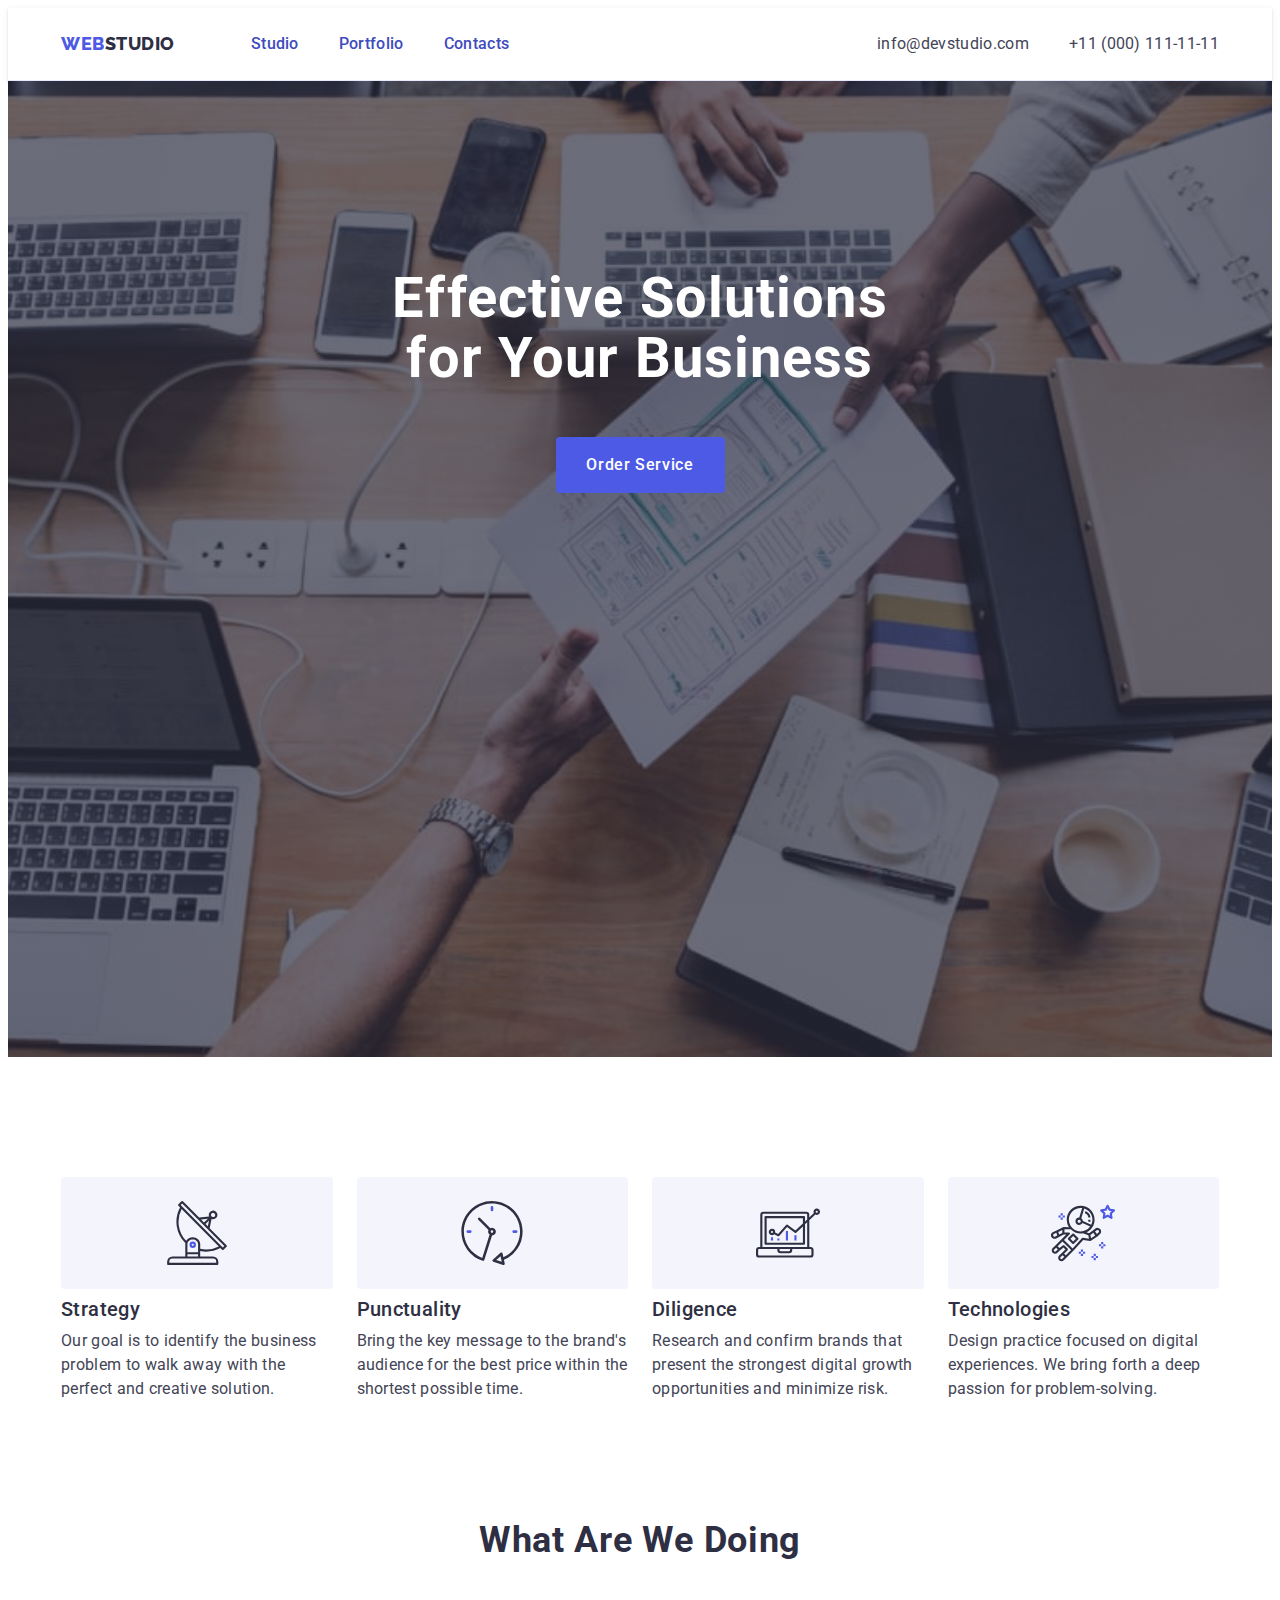
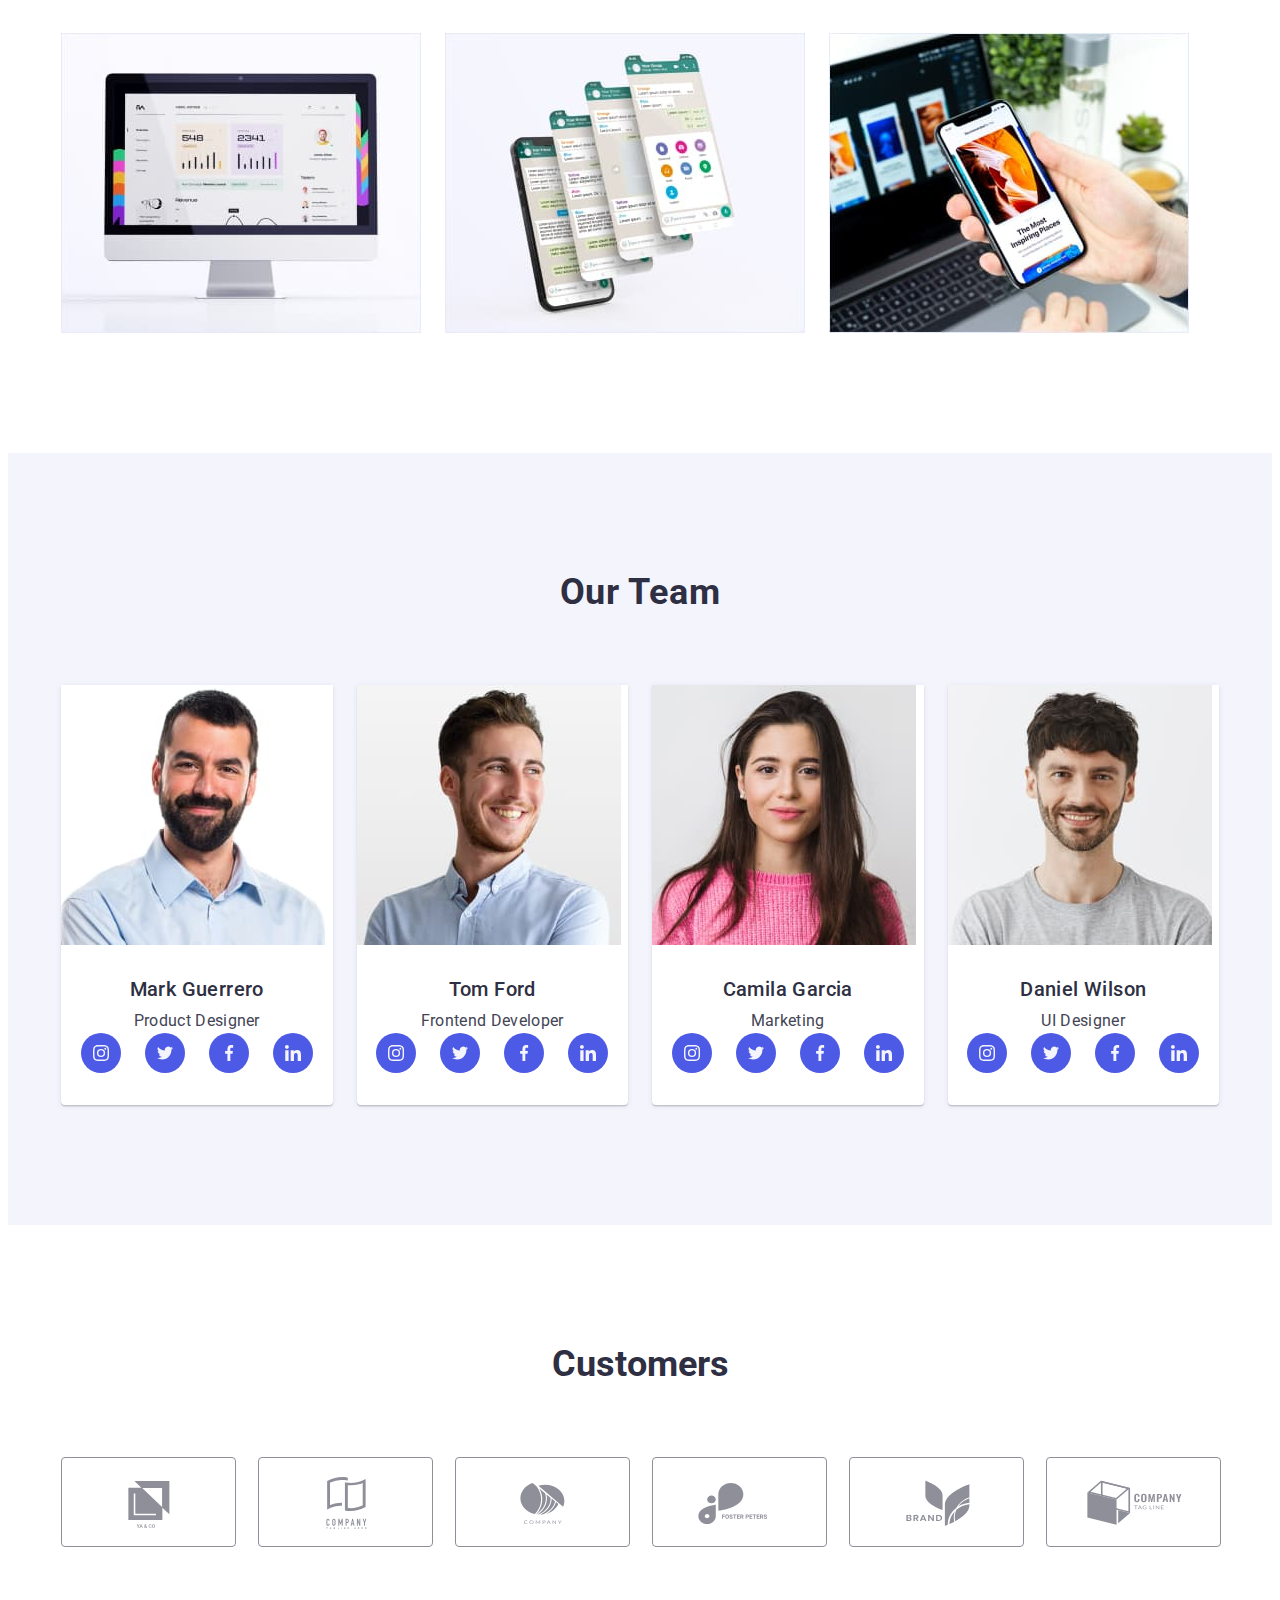
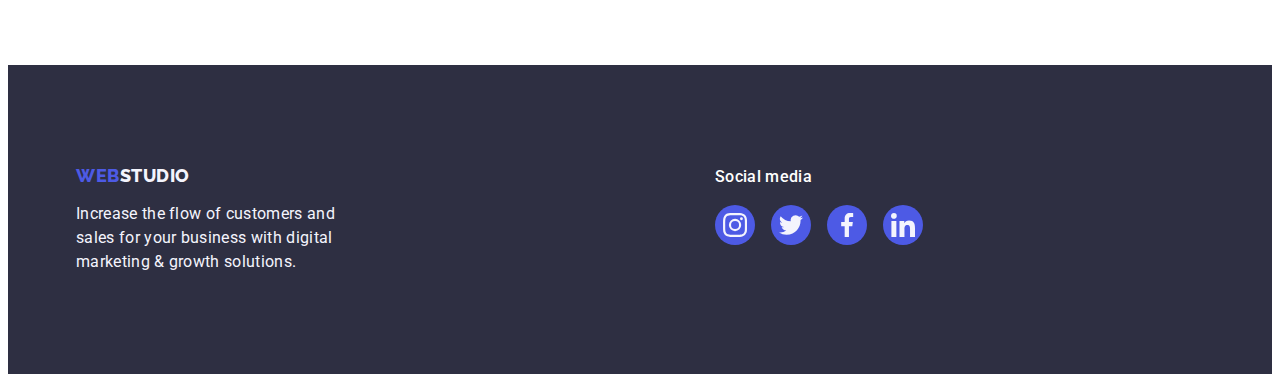
<file: index.html>
<!DOCTYPE html>
<html lang="en">
  <head>
    <meta charset="UTF-8" />
    <meta name="viewport" content="width=device-width, initial-scale=1.0" />
    <title>WebStudio</title>
    <link
      rel="stylesheet"
      href="https://cdnjs.cloudflare.com/ajax/libs/modern-normalize/2.0.0/modern-normalize.min.css"
      integrity="sha512-4xo8blKMVCiXpTaLzQSLSw3KFOVPWhm/TRtuPVc4WG6kUgjH6J03IBuG7JZPkcWMxJ5huwaBpOpnwYElP/m6wg=="
      crossorigin="anonymous"
      referrerpolicy="no-referrer"
    />
    <link rel="stylesheet" href="./css/styles.css" />
    <link rel="stylesheet" href="./css/styles.css" />
    <link rel="preconnect" href="https://fonts.googleapis.com" />
    <link rel="preconnect" href="https://fonts.gstatic.com" crossorigin />
    <link
      href="https://fonts.googleapis.com/css2?family=Raleway:wght@800&family=Roboto:wght@400;500;700;900&display=swap"
      rel="stylesheet"
    />
  </head>
  <body>
    <header class="header-main">
      <div class="header-main-div container">
        <nav class="header-nav">
          <a class="link-logo link" href="./index.html"
            >Web<span class="logo-accent">Studio</span></a
          >
          <ul class="header-nav-list list">
            <li>
              <a class="header-nav-link link" href="./index.html">Studio</a>
            </li>
            <li>
              <a class="header-nav-link link" href="./portfolio.html"
                >Portfolio</a
              >
            </li>
            <li>
              <a class="header-nav-link link" href="">Contacts</a>
            </li>
          </ul>
        </nav>
        <address class="header-address">
          <ul class="header-address-list list">
            <li>
              <a
                class="header-address-link link"
                href="mailto:info@devstudio.com"
                >info@devstudio.com</a
              >
            </li>
            <li>
              <a class="header-address-link link" href="tel:+110001111111"
                >+11 (000) 111-11-11</a
              >
            </li>
          </ul>
        </address>
      </div>
    </header>
    <main>
      <!--hero-image-->
      <section class="section-hero">
        <div class="container">
          <h1 class="section-hero-title">
            Effective Solutions for Your Business
          </h1>
          <button class="section-hero-button" data-modal-open>
            Order Service
          </button>
        </div>
      </section>
      <!--features-->
      <section class="section-features">
        <div class="container">
          <h2 class="section-features-title">Features</h2>
          <ul class="features-list list">
            <li class="features-list-item">
              <div class="features-thumb">
                <svg width="64" height="64">
                  <use href="./images/icons.svg#icon-antenna"></use>
                </svg>
              </div>
              <h3 class="features-subtitle">Strategy</h3>
              <p class="features-paragraph">
                Our goal is to identify the business problem to walk away with
                the perfect and creative solution.
              </p>
            </li>
            <li class="features-list-item">
              <div class="features-thumb">
                <svg width="64" height="64">
                  <use href="./images/icons.svg#icon-clock"></use>
                </svg>
              </div>
              <h3 class="features-subtitle">Punctuality</h3>
              <p class="features-paragraph">
                Bring the key message to the brand's audience for the best price
                within the shortest possible time.
              </p>
            </li>
            <li class="features-list-item">
              <div class="features-thumb">
                <svg width="64" height="64">
                  <use href="./images/icons.svg#icon-diagram"></use>
                </svg>
              </div>
              <h3 class="features-subtitle">Diligence</h3>
              <p class="features-paragraph">
                Research and confirm brands that present the strongest digital
                growth opportunities and minimize risk.
              </p>
            </li>
            <li class="features-list-item">
              <div class="features-thumb">
                <svg width="64" height="64">
                  <use href="./images/icons.svg#icon-astronaut"></use>
                </svg>
              </div>
              <h3 class="features-subtitle">Technologies</h3>
              <p class="features-paragraph">
                Design practice focused on digital experiences. We bring forth a
                deep passion for problem-solving.
              </p>
            </li>
          </ul>
        </div>
      </section>
      <!--what-are-we-doing-->
      <section class="we-doing">
        <div class="container">
          <h2 class="section-we-doing-title">What are we doing</h2>
          <ul class="we-doing-list list">
            <li class="we-doing-list-item">
              <img
                src="./images/we-doing/screen.jpg"
                alt="computer screen"
                width="360"
                height="300"
              />
            </li>
            <li class="we-doing-list-item">
              <img
                src="./images/we-doing/app.jpg"
                alt="smartphone with an open massager and four layers open on it"
                width="360"
                height="300"
              />
            </li>
            <li class="we-doing-list-item">
              <img
                src="./images/we-doing/smartphone-in-hand.jpg"
                alt="smartphone with the open messenger in man's hand"
                width="360"
                height="300"
              />
            </li>
          </ul>
        </div>
      </section>
      <!--our-team-->
      <section class="section-team">
        <div class="container">
          <h2 class="section-team-title">Our Team</h2>
          <ul class="section-team-list list">
            <li class="section-team-item">
              <img
                src="./images/our-team/mark-guerrero.jpg"
                alt="photo of team member Mark Guerrero"
                width="264"
                height="260"
              />
              <div class="team-member-item">
                <h3 class="section-team-subtitle">Mark Guerrero</h3>
                <p class="section-team-paragraph">Product Designer</p>
                <ul class="social-links-team list">
                  <li class="social-links-team-item">
                    <a
                      class="sicial-links-image-team"
                      href="https://www.instagram.com/"
                      target="_blank"
                      rel="noopener noreferrer"
                      aria-label="Instagram icon"
                    >
                      <svg class="social-links-svg" width="16" height="16">
                        <use href="./images/icons.svg#icon-instagram"></use>
                      </svg>
                    </a>
                  </li>
                  <li class="social-links-team-item">
                    <a
                      class="sicial-links-image-team"
                      href="https://twitter.com/"
                      target="_blank"
                      rel="noopener noreferrer"
                      aria-label="Instagram icon"
                    >
                      <svg class="social-links-svg" width="16" height="16">
                        <use href="./images/icons.svg#icon-twitter"></use>
                      </svg>
                    </a>
                  </li>
                  <li class="social-links-team-item">
                    <a
                      class="sicial-links-image-team"
                      href="https://www.facebook.com/"
                      target="_blank"
                      rel="noopener noreferrer"
                      aria-label="Instagram icon"
                    >
                      <svg class="social-links-svg" width="16" height="16">
                        <use href="./images/icons.svg#icon-facebook"></use>
                      </svg>
                    </a>
                  </li>
                  <li class="social-links-team-item">
                    <a
                      class="sicial-links-image-team"
                      href="https://www.linkedin.com/"
                      target="_blank"
                      rel="noopener noreferrer"
                      aria-label="Instagram icon"
                    >
                      <svg class="social-links-svg" width="16" height="16">
                        <use href="./images/icons.svg#icon-linkedin"></use>
                      </svg>
                    </a>
                  </li>
                </ul>
              </div>
            </li>
            <li class="section-team-item">
              <img
                src="./images/our-team/tom-ford.jpg"
                alt="photo of team member Tom Ford"
                width="264"
                height="260"
              />
              <div class="team-member-item">
                <h3 class="section-team-subtitle">Tom Ford</h3>
                <p class="section-team-paragraph">Frontend Developer</p>
                <ul class="social-links-team list">
                  <li class="social-links-team-item">
                    <a
                      class="sicial-links-image-team"
                      href="https://www.instagram.com/"
                      target="_blank"
                      rel="noopener noreferrer"
                      aria-label="Instagram icon"
                    >
                      <svg class="social-links-svg" width="16" height="16">
                        <use href="./images/icons.svg#icon-instagram"></use>
                      </svg>
                    </a>
                  </li>
                  <li class="social-links-team-item">
                    <a
                      class="sicial-links-image-team"
                      href="https://twitter.com/"
                      target="_blank"
                      rel="noopener noreferrer"
                      aria-label="Instagram icon"
                    >
                      <svg class="social-links-svg" width="16" height="16">
                        <use href="./images/icons.svg#icon-twitter"></use>
                      </svg>
                    </a>
                  </li>
                  <li class="social-links-team-item">
                    <a
                      class="sicial-links-image-team"
                      href="https://www.facebook.com/"
                      target="_blank"
                      rel="noopener noreferrer"
                      aria-label="Instagram icon"
                    >
                      <svg class="social-links-svg" width="16" height="16">
                        <use href="./images/icons.svg#icon-facebook"></use>
                      </svg>
                    </a>
                  </li>
                  <li class="social-links-team-item">
                    <a
                      class="sicial-links-image-team"
                      href="https://www.linkedin.com/"
                      target="_blank"
                      rel="noopener noreferrer"
                      aria-label="Instagram icon"
                    >
                      <svg class="social-links-svg" width="16" height="16">
                        <use href="./images/icons.svg#icon-linkedin"></use>
                      </svg>
                    </a>
                  </li>
                </ul>
              </div>
            </li>
            <li class="section-team-item">
              <img
                src="./images/our-team/camila-garcia.jpg"
                alt="photo of team member Camila Garcia"
                width="264"
                height="260"
              />
              <div class="team-member-item">
                <h3 class="section-team-subtitle">Camila Garcia</h3>
                <p class="section-team-paragraph">Marketing</p>
                <ul class="social-links-team list">
                  <li class="social-links-team-item">
                    <a
                      class="sicial-links-image-team"
                      href="https://www.instagram.com/"
                      target="_blank"
                      rel="noopener noreferrer"
                      aria-label="Instagram icon"
                    >
                      <svg class="social-links-svg" width="16" height="16">
                        <use href="./images/icons.svg#icon-instagram"></use>
                      </svg>
                    </a>
                  </li>
                  <li class="social-links-team-item">
                    <a
                      class="sicial-links-image-team"
                      href="https://twitter.com/"
                      target="_blank"
                      rel="noopener noreferrer"
                      aria-label="Instagram icon"
                    >
                      <svg class="social-links-svg" width="16" height="16">
                        <use href="./images/icons.svg#icon-twitter"></use>
                      </svg>
                    </a>
                  </li>
                  <li class="social-links-team-item">
                    <a
                      class="sicial-links-image-team"
                      href="https://www.facebook.com/"
                      target="_blank"
                      rel="noopener noreferrer"
                      aria-label="Instagram icon"
                    >
                      <svg class="social-links-svg" width="16" height="16">
                        <use href="./images/icons.svg#icon-facebook"></use>
                      </svg>
                    </a>
                  </li>
                  <li class="social-links-team-item">
                    <a
                      class="sicial-links-image-team"
                      href="https://www.linkedin.com/"
                      target="_blank"
                      rel="noopener noreferrer"
                      aria-label="Instagram icon"
                    >
                      <svg class="social-links-svg" width="16" height="16">
                        <use href="./images/icons.svg#icon-linkedin"></use>
                      </svg>
                    </a>
                  </li>
                </ul>
              </div>
            </li>
            <li class="section-team-item">
              <img
                src="./images/our-team/daniel-wilson.jpg"
                alt="photo of team member Daniel Wilson"
                width="264"
                height="260"
              />
              <div class="team-member-item">
                <h3 class="section-team-subtitle">Daniel Wilson</h3>
                <p class="section-team-paragraph">UI Designer</p>
                <ul class="social-links-team list">
                  <li class="social-links-team-item">
                    <a
                      class="sicial-links-image-team"
                      href="https://www.instagram.com/"
                      target="_blank"
                      rel="noopener noreferrer"
                      aria-label="Instagram icon"
                    >
                      <svg class="social-links-svg" width="16" height="16">
                        <use href="./images/icons.svg#icon-instagram"></use>
                      </svg>
                    </a>
                  </li>
                  <li class="social-links-team-item">
                    <a
                      class="sicial-links-image-team"
                      href="https://twitter.com/"
                      target="_blank"
                      rel="noopener noreferrer"
                      aria-label="Instagram icon"
                    >
                      <svg class="social-links-svg" width="16" height="16">
                        <use href="./images/icons.svg#icon-twitter"></use>
                      </svg>
                    </a>
                  </li>
                  <li class="social-links-team-item">
                    <a
                      class="sicial-links-image-team"
                      href="https://www.facebook.com/"
                      target="_blank"
                      rel="noopener noreferrer"
                      aria-label="Instagram icon"
                    >
                      <svg class="social-links-svg" width="16" height="16">
                        <use href="./images/icons.svg#icon-facebook"></use>
                      </svg>
                    </a>
                  </li>
                  <li class="social-links-team-item">
                    <a
                      class="sicial-links-image-team"
                      href="https://www.linkedin.com/"
                      target="_blank"
                      rel="noopener noreferrer"
                      aria-label="Instagram icon"
                    >
                      <svg class="social-links-svg" width="16" height="16">
                        <use href="./images/icons.svg#icon-linkedin"></use>
                      </svg>
                    </a>
                  </li>
                </ul>
              </div>
            </li>
          </ul>
        </div>
      </section>
      <section class="customers">
        <div class="container">
          <h2 class="customers-title">Customers</h2>
          <ul class="customers-list list">
            <li class="customers-list-item">
              <a class="customers-item-link link" href="">
                <svg class="customer-item-svg" width="104" height="56">
                  <use href="./images/icons.svg#icon-client-1"></use>
                </svg>
              </a>
            </li>
            <li class="customers-list-item">
              <a class="customers-item-link link" href="">
                <svg class="customer-item-svg" width="104" height="56">
                  <use href="./images/icons.svg#icon-client-2"></use>
                </svg>
              </a>
            </li>
            <li class="customers-list-item">
              <a class="customers-item-link link" href="">
                <svg class="customer-item-svg" width="104" height="56">
                  <use href="./images/icons.svg#icon-client-3"></use>
                </svg>
              </a>
            </li>
            <li class="customers-list-item">
              <a class="customers-item-link link" href="">
                <svg class="customer-item-svg" width="104" height="56">
                  <use href="./images/icons.svg#icon-client-4"></use>
                </svg>
              </a>
            </li>
            <li class="customers-list-item">
              <a class="customers-item-link link" href="">
                <svg class="customer-item-svg" width="104" height="56">
                  <use href="./images/icons.svg#icon-client-5"></use>
                </svg>
              </a>
            </li>
            <li class="customers-list-item">
              <a class="customers-item-link link" href="">
                <svg class="customer-item-svg" width="104" height="56">
                  <use href="./images/icons.svg#icon-client-6"></use>
                </svg>
              </a>
            </li>
          </ul>
        </div>
      </section>
    </main>
    <footer class="footer">
      <div class="footer-main-div container">
        <div class="footer-container container">
          <a class="link-logo-footer link" href="./index.html"
            >Web<span class="logo-accent-footer">Studio</span></a
          >
          <p class="footer-paragraph">
            Increase the flow of customers and sales for your business with
            digital marketing & growth solutions.
          </p>
        </div>
        <div class="container">
          <p class="footer-social-media">Social media</p>
          <ul class="footer-social-media-list list">
            <li class="footer-social-media-item">
              <a class="footer-social-media-link link" href="">
                <svg class="footer-social-media-svg" width="24" height="24">
                  <use href="./images/icons.svg#footer-instagram"></use>
                </svg>
              </a>
            </li>
            <li class="footer-social-media-item">
              <a class="footer-social-media-link link" href="">
                <svg class="footer-social-media-svg" width="24" height="24">
                  <use href="./images/icons.svg#footer-twitter"></use>
                </svg>
              </a>
            </li>
            <li class="footer-social-media-item">
              <a class="footer-social-media-link link" href="">
                <svg class="footer-social-media-svg" width="24" height="24">
                  <use href="./images/icons.svg#footer-facebook"></use>
                </svg>
              </a>
            </li>
            <li class="footer-social-media-item">
              <a class="footer-social-media-link link" href="">
                <svg class="footer-social-media-svg" width="24" height="24">
                  <use href="./images/icons.svg#footer-linkedin"></use>
                </svg>
              </a>
            </li>
          </ul>
        </div>
      </div>
    </footer>
    <div class="backdrop is-hidden" data-modal>
      <div class="data-modal">
        <button class="modal-btn" type="button" data-modal-close>
          <svg class="modal-btn-icon" width="8" height="8">
            <use href="./images/icons.svg#icon-close-button"></use>
          </svg>
        </button>
      </div>
    </div>
    <script src="./js/modal.js" type="module"></script>
  </body>
</html>
</file>
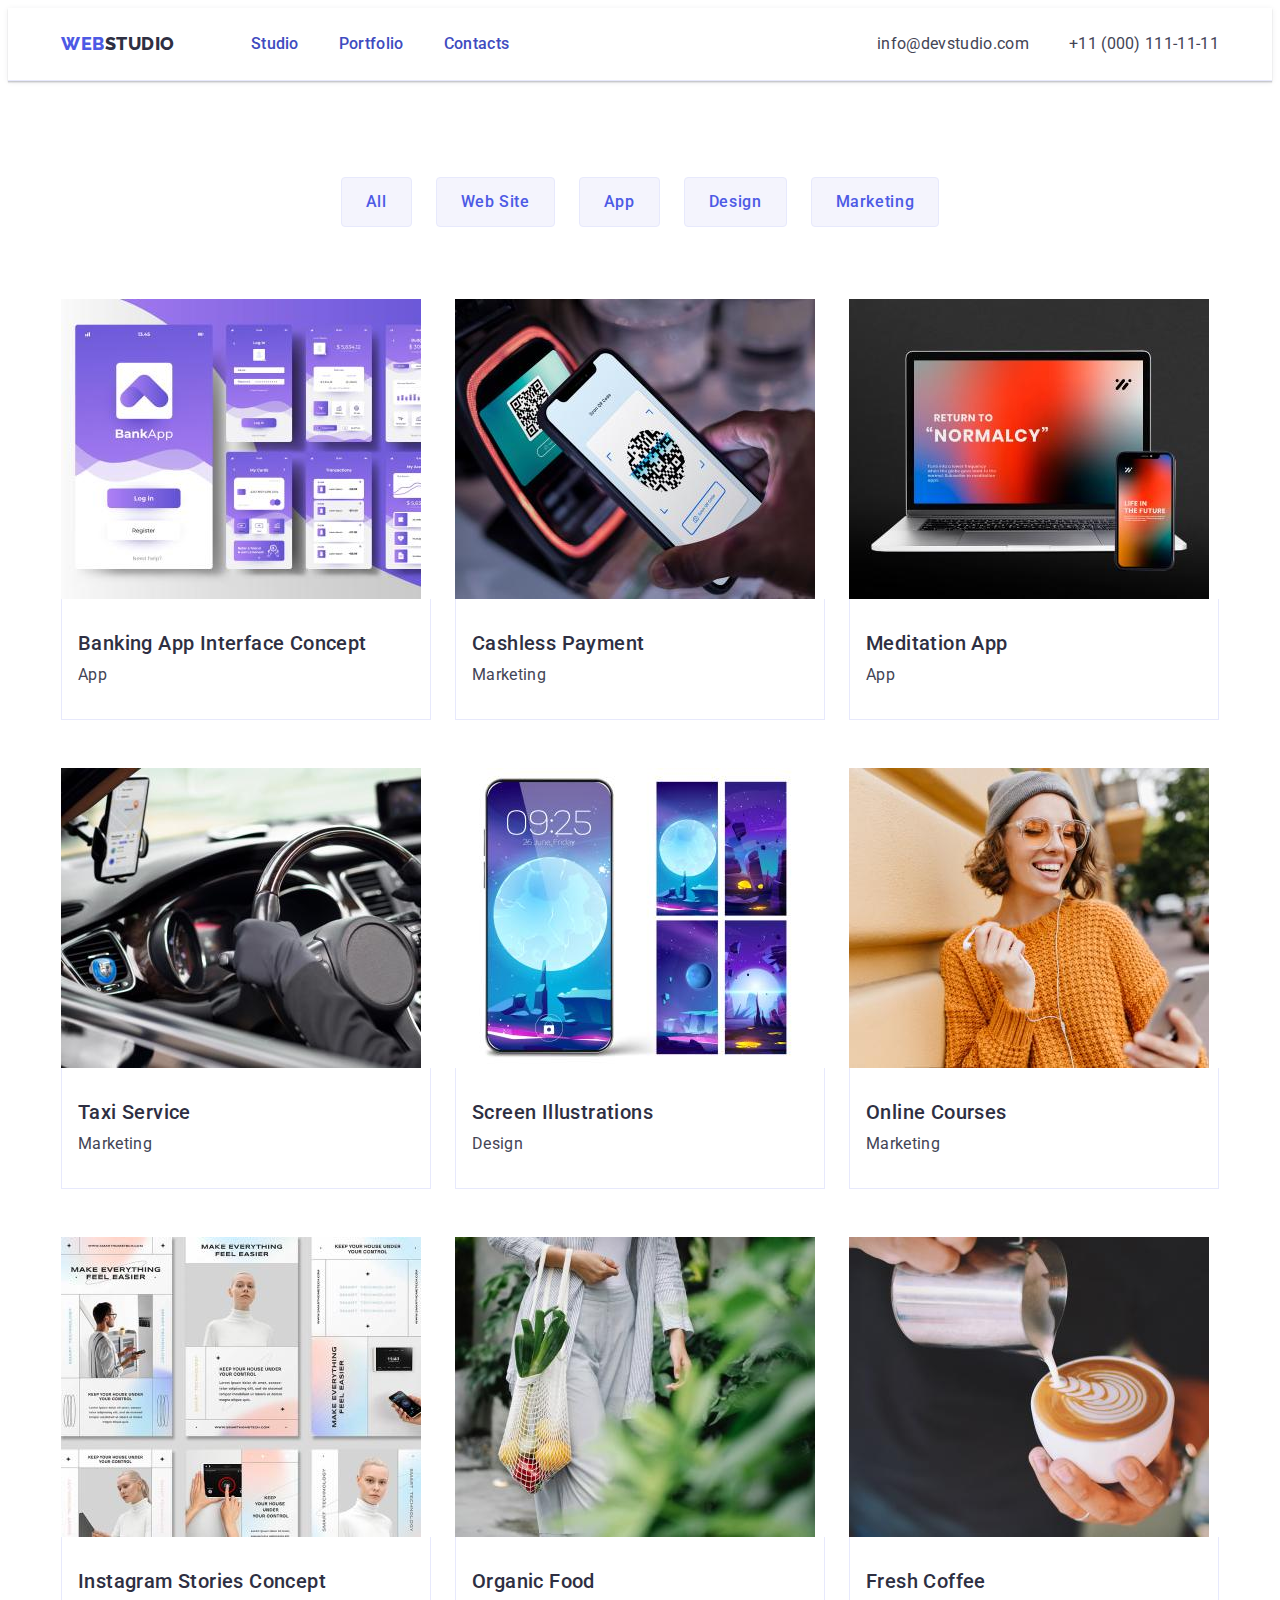
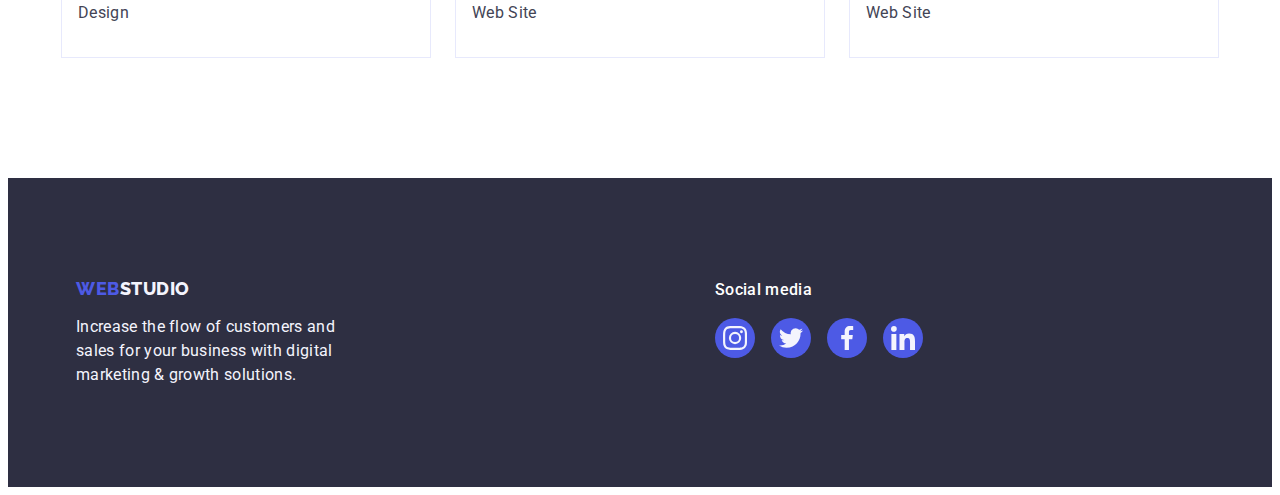
<file: portfolio.html>
<!DOCTYPE html>
<html lang="en">
  <head>
    <meta charset="UTF-8" />
    <meta name="viewport" content="width=device-width, initial-scale=1.0" />
    <title>Portfolio</title>
    <link
      rel="stylesheet"
      href="https://cdnjs.cloudflare.com/ajax/libs/modern-normalize/2.0.0/modern-normalize.min.css"
      integrity="sha512-4xo8blKMVCiXpTaLzQSLSw3KFOVPWhm/TRtuPVc4WG6kUgjH6J03IBuG7JZPkcWMxJ5huwaBpOpnwYElP/m6wg=="
      crossorigin="anonymous"
      referrerpolicy="no-referrer"
    />
    <link rel="stylesheet" href="./css/styles.css" />
    <link rel="preconnect" href="https://fonts.googleapis.com" />
    <link rel="preconnect" href="https://fonts.gstatic.com" crossorigin />
    <link
      href="https://fonts.googleapis.com/css2?family=Raleway:wght@800&family=Roboto:wght@400;500;700;900&display=swap"
      rel="stylesheet"
    />
  </head>
  <body>
    <header class="header-main">
      <div class="header-main-div container">
        <nav class="header-nav">
          <a class="link-logo link" href="./index.html"
            >Web<span class="logo-accent">Studio</span></a
          >
          <ul class="header-nav-list list">
            <li>
              <a class="header-nav-link link" href="./index.html">Studio</a>
            </li>
            <li>
              <a class="header-nav-link link" href="./portfolio.html"
                >Portfolio</a
              >
            </li>
            <li>
              <a class="header-nav-link link" href="">Contacts</a>
            </li>
          </ul>
        </nav>
        <address class="header-address">
          <ul class="header-address-list list">
            <li>
              <a
                class="header-address-link link"
                href="mailto:info@devstudio.com"
                >info@devstudio.com</a
              >
            </li>
            <li>
              <a class="header-address-link link" href="tel:+110001111111"
                >+11 (000) 111-11-11</a
              >
            </li>
          </ul>
        </address>
      </div>
    </header>
    <main>
      <section class="main-section-portfolio">
        <!--filters-->
        <div class="container">
          <h1 class="section-filters-title">Filters</h1>
          <ul class="section-filters-list list">
            <li>
              <button type="button" class="filters-button button">All</button>
            </li>
            <li>
              <button type="button" class="filters-button button">
                Web Site
              </button>
            </li>
            <li>
              <button type="button" class="filters-button button">App</button>
            </li>
            <li>
              <button type="button" class="filters-button button">
                Design
              </button>
            </li>
            <li>
              <button type="button" class="filters-button button">
                Marketing
              </button>
            </li>
          </ul>
          <ul class="section-filters-subtitle list">
            <li class="filter-subtitle-link">
              <a class="filter-link link" href="">
                <div class="filter-link-div">
                  <img
                    src="./images/row-1/row-1-img-1.jpg"
                    alt="Infographic in purple style"
                    width="360"
                    height="300"
                  />
                  <p class="filter-link-p">
                    14 Stylish and User-Friendly App Design Concepts · Task
                    Manager App · Calorie Tracker App · Exotic Fruit Ecommerce
                    App · Cloud Storage App
                  </p>
                </div>
                <div class="div-filters-item">
                  <h2 class="list-title">Banking App Interface Concept</h2>
                  <p class="list-paragraph list">App</p>
                </div></a
              >
            </li>
            <li class="filter-subtitle-link">
              <a class="filter-link link" href="">
                <div class="filter-link-div">
                  <img
                    src="./images/row-1/row-1-img-2.jpg"
                    alt="QR code scanning"
                    width="360"
                    height="300"
                  />
                  <p class="filter-link-p">
                    14 Stylish and User-Friendly App Design Concepts · Task
                    Manager App · Calorie Tracker App · Exotic Fruit Ecommerce
                    App · Cloud Storage App
                  </p>
                </div>
                <div class="div-filters-item">
                  <h2 class="list-title">Cashless Payment</h2>
                  <p class="list-paragraph list">Marketing</p>
                </div></a
              >
            </li>
            <li class="filter-subtitle-link">
              <a class="filter-link link" href="">
                <div class="filter-link-div">
                  <img
                    src="./images/row-1/row-1-img-3.jpg"
                    alt="Meditation app opened on Mac and iPhone"
                    width="360"
                    height="300"
                  />
                  <p class="filter-link-p">
                    14 Stylish and User-Friendly App Design Concepts · Task
                    Manager App · Calorie Tracker App · Exotic Fruit Ecommerce
                    App · Cloud Storage App
                  </p>
                </div>
                <div class="div-filters-item">
                  <h2 class="list-title">Meditation App</h2>
                  <p class="list-paragraph list">App</p>
                </div></a
              >
            </li>
            <li class="filter-subtitle-link">
              <a class="filter-link link" href="">
                <div class="filter-link-div">
                  <img
                    src="./images/row-2/row-2-img-1.jpg"
                    alt="Driver's seat of the car with the navigator turned on"
                    width="360"
                    height="300"
                  />
                  <p class="filter-link-p">
                    14 Stylish and User-Friendly App Design Concepts · Task
                    Manager App · Calorie Tracker App · Exotic Fruit Ecommerce
                    App · Cloud Storage App
                  </p>
                </div>
                <div class="div-filters-item">
                  <h2 class="list-title">Taxi Service</h2>
                  <p class="list-paragraph list">Marketing</p>
                </div></a
              >
            </li>
            <li class="filter-subtitle-link">
              <a class="filter-link link" href="">
                <div class="filter-link-div">
                  <img
                    src="./images/row-2/row-2-img-2.jpg"
                    alt="different screensavers"
                    width="360"
                    height="300"
                  />
                  <p class="filter-link-p">
                    14 Stylish and User-Friendly App Design Concepts · Task
                    Manager App · Calorie Tracker App · Exotic Fruit Ecommerce
                    App · Cloud Storage App
                  </p>
                </div>
                <div class="div-filters-item">
                  <h2 class="list-title">Screen Illustrations</h2>
                  <p class="list-paragraph list">Design</p>
                </div></a
              >
            </li>
            <li class="filter-subtitle-link">
              <a class="filter-link link" href="">
                <div class="filter-link-div">
                  <img
                    src="./images/row-2/row-2-img-3.jpg"
                    alt="a girl with the phone in her hands"
                    width="360"
                    height="300"
                  />
                  <p class="filter-link-p">
                    14 Stylish and User-Friendly App Design Concepts · Task
                    Manager App · Calorie Tracker App · Exotic Fruit Ecommerce
                    App · Cloud Storage App
                  </p>
                </div>
                <div class="div-filters-item">
                  <h2 class="list-title">Online Courses</h2>
                  <p class="list-paragraph list">Marketing</p>
                </div></a
              >
            </li>
            <li class="filter-subtitle-link">
              <a class="filter-link link" href="">
                <div class="filter-link-div">
                  <img
                    src="./images/row-3/row-3-img-1.jpg"
                    alt="different concepts of the app"
                    width="360"
                    height="300"
                  />
                  <p class="filter-link-p">
                    14 Stylish and User-Friendly App Design Concepts · Task
                    Manager App · Calorie Tracker App · Exotic Fruit Ecommerce
                    App · Cloud Storage App
                  </p>
                </div>
                <div class="div-filters-item">
                  <h2 class="list-title">Instagram Stories Concept</h2>
                  <p class="list-paragraph list">Design</p>
                </div></a
              >
            </li>
            <li class="filter-subtitle-link">
              <a class="filter-link link" href="">
                <div class="filter-link-div">
                  <img
                    src="./images/row-3/row-3-img-2.jpg"
                    alt="Organic food in woman's basket"
                    width="360"
                    height="300"
                  />
                  <p class="filter-link-p">
                    14 Stylish and User-Friendly App Design Concepts · Task
                    Manager App · Calorie Tracker App · Exotic Fruit Ecommerce
                    App · Cloud Storage App
                  </p>
                </div>
                <div class="div-filters-item">
                  <h2 class="list-title">Organic Food</h2>
                  <p class="list-paragraph list">Web Site</p>
                </div></a
              >
            </li>
            <li class="filter-subtitle-link">
              <a class="filter-link link" href="">
                <div class="filter-link-div">
                  <img
                    src="./images/row-3/row-3-img-3.jpg"
                    alt="Making a coffee decoration"
                    width="360"
                    height="300"
                  />
                  <p class="filter-link-p">
                    14 Stylish and User-Friendly App Design Concepts · Task
                    Manager App · Calorie Tracker App · Exotic Fruit Ecommerce
                    App · Cloud Storage App
                  </p>
                </div>
                <div class="div-filters-item">
                  <h2 class="list-title">Fresh Coffee</h2>
                  <p class="list-paragraph list">Web Site</p>
                </div></a
              >
            </li>
          </ul>
        </div>
      </section>
    </main>
    <footer class="footer">
      <div class="footer-main-div container">
        <div class="footer-container container">
          <a class="link-logo-footer link" href="./index.html"
            >Web<span class="logo-accent-footer">Studio</span></a
          >
          <p class="footer-paragraph">
            Increase the flow of customers and sales for your business with
            digital marketing & growth solutions.
          </p>
        </div>
        <div class="container">
          <p class="footer-social-media">Social media</p>
          <ul class="footer-social-media-list list">
            <li class="footer-social-media-item">
              <a class="footer-social-media-link link" href="">
                <svg class="footer-social-media-svg" width="24" height="24">
                  <use href="./images/icons.svg#footer-instagram"></use>
                </svg>
              </a>
            </li>
            <li class="footer-social-media-item">
              <a class="footer-social-media-link link" href="">
                <svg class="footer-social-media-svg" width="24" height="24">
                  <use href="./images/icons.svg#footer-twitter"></use>
                </svg>
              </a>
            </li>
            <li class="footer-social-media-item">
              <a class="footer-social-media-link link" href="">
                <svg class="footer-social-media-svg" width="24" height="24">
                  <use href="./images/icons.svg#footer-facebook"></use>
                </svg>
              </a>
            </li>
            <li class="footer-social-media-item">
              <a class="footer-social-media-link link" href="">
                <svg class="footer-social-media-svg" width="24" height="24">
                  <use href="./images/icons.svg#footer-linkedin"></use>
                </svg>
              </a>
            </li>
          </ul>
        </div>
      </div>
    </footer>
  </body>
</html>
</file>
<file: css/styles.css>
:root {
    --main-font: "Roboto",
        sans-serif;
    --accent-cl: #404bbf;
    --back-color-button: #404BBF;
}

img {
    display: block;
}

h1,
h2,
h3,
h4,
h5,
h6,
p {
    margin-top: 0;
    margin-bottom: 0;
}

/* header */

.header-main {
    border-bottom: 1px solid #e7e9fc;
    box-shadow: 0px 2px 1px rgba(46, 47, 66, 0.08),
        0px 1px 1px rgba(46, 47, 66, 0.16),
        0px 1px 6px rgba(46, 47, 66, 0.08);
}

.header-main-div {
    display: flex;
    align-items: center;
}

.header-nav {
    display: flex;
    align-items: center;
}

.header-nav-link:after {
    content: '';
    position: absolute;
    left: 0;
    bottom: -1px;
    height: 4px;
    background-color: #404bbf;
    border-radius: 2px;
    transition: color 250ms cubic-bezier(0.4, 0, 0.2, 1);
}

.container {
    width: 1158px;
    margin: 0 auto;
    padding: 0 15px;
}

body {
    font-family: "Roboto", sans-serif;
    color: #434455;
    background-color: #FFFFFF;
}

.link-logo {
    font-family: "Raleway", sans-serif;
    font-weight: 800;
    font-size: 18px;
    line-height: 1.17;
    letter-spacing: 0.03em;
    text-transform: uppercase;
    color: #4d5ae5;
    margin-right: 76px;
}

.header-nav-list {
    display: flex;
    gap: 40px;
}

.header-nav-link {
    font-weight: 500;
    font-size: 16px;
    line-height: 1.5;
    letter-spacing: 0.02em;
    color: #2e2f42;
    padding: 24px 0;
    display: block;
    position: relative;
    color: #404bbf;
    transition: color 250ms cubic-bezier(0.4, 0, 0.2, 1);
}

.header-address-list {
    display: flex;
    gap: 40px;
}

.header-address-link {
    font-size: 16px;
    line-height: 1.5;
    letter-spacing: 0.02em;
    color: #434455;
    padding: 24px 0;
    display: block;
    transition: color 250ms cubic-bezier(0.4, 0, 0.2, 1);
}

.header-address-link:hover,
.header-address-link:focus {
    color: #404bbf;
}

.header-nav-link:hover,
.header-nav-link:focus {
    color: var(--accent-cl);
}

.link {
    text-decoration: none;
}

.list {
    list-style: none;
    margin: 0;
    padding-left: 0;
}

.header-address {
    font-style: normal;
    margin-left: auto;
}

.logo-accent {
    color: #2e2f42;
}

/* main */

.section-hero {
    background-color: #2e2f42;
    padding: 188px 0;
    background-image: linear-gradient(rgba(46, 47, 66, 0.7), rgba(46, 47, 66, 0.7)), url("../images/people-office.jpg");
    max-width: 1440px;
    min-height: 600px;
    background-repeat: no-repeat;
    background-position: center;
    background-size: cover;
    text-align: center;
}

.section-hero-title {
    font-size: 56px;
    line-height: 1.07;
    text-align: center;
    letter-spacing: 0.02em;
    color: #ffffff;
    max-width: 496px;
    margin-right: auto;
    margin-left: auto;
    margin-bottom: 48px;
}

.section-hero-button {
    background-color: #4d5ae5;
    font-family: "Roboto", sans-serif;
    font-weight: 500;
    font-size: 16px;
    line-height: 1.5;
    letter-spacing: 0.04em;
    color: #ffffff;
    cursor: pointer;
    display: block;
    min-width: 169px;
    height: 56px;
    border: none;
    border-radius: 4px;
    margin-right: auto;
    margin-left: auto;
    transition: background-color 250ms cubic-bezier(0.4, 0, 0.2, 1);
}

.section-hero-button:hover,
.section-hero-button:focus {
    background-color: var(--back-color-button);
}

.section-features {
    padding-top: 120px;
    padding-bottom: 120px;
}

.features-thumb {
    display: flex;
    align-items: center;
    justify-content: center;
    height: 112px;
    background-color: #f4f4fd;
    border-radius: 4px;
    margin-bottom: 8px;
}

.section-features-title {
    font-size: 36px;
    line-height: 1.11;
    text-align: center;
    letter-spacing: 0.02em;
    text-transform: capitalize;
    color: #2e2f42;
    padding: 120px 0;
}

.section-features-title,
.visually-hidden {
    position: absolute;
    width: 1px;
    height: 1px;
    margin: -1px;
    border: 0;
    padding: 0;
    white-space: nowrap;
    clip-path: inset(100%);
    clip: rect(0 0 0 0);
    overflow: hidden;
}

.features-list {
    list-style: none;
    display: flex;
    gap: 24px;
}

.features-list-item {
    margin: 0;
    padding-left: 0;
    width: calc((100% - 72px) / 4);
}

.features-subtitle {
    font-weight: 500;
    font-size: 20px;
    line-height: 1.2;
    letter-spacing: 0.02em;
    color: #2e2f42;
    margin-bottom: 8px;
}

.features-paragraph {
    font-size: 16px;
    line-height: 1.5;
    letter-spacing: 0.02em;
    color: #434455;
}

.section-we-doing-title {
    font-size: 36px;
    line-height: 1.11;
    text-align: center;
    letter-spacing: 0.02em;
    text-transform: capitalize;
    color: #2e2f42;
    margin-bottom: 72px;
}

.we-doing {
    padding-bottom: 120px;
}

.we-doing-list {
    display: flex;
    gap: 24px;
}

.we-doing-list-item {
    flex-basis: calc((100% - 3 * 24px) / 4);
    margin: 0;
    padding-left: 0;
}

.section-team {
    background-color: #F4F4FD;
    padding: 120px 0;
}

.section-team-title {
    font-size: 36px;
    line-height: 1.11;
    text-align: center;
    letter-spacing: 0.02em;
    text-transform: capitalize;
    color: #2e2f42;
    margin-bottom: 72px;
}

.section-team-list {
    display: flex;
    gap: 24px;
}

.section-team-item {
    background-color: #ffffff;
    flex-basis: calc((100% - 3 * 24px) / 4);
    border-radius: 0px 0px 4px 4px;
    box-shadow: 0px 1px 6px rgba(46, 47, 66, 0.08),
        0px 1px 1px rgba(46, 47, 66, 0.16),
        0px 2px 1px rgba(46, 47, 66, 0.08);
}

.team-member-item {
    padding: 32px 0;
}

.section-team-subtitle {
    font-weight: 500;
    font-size: 20px;
    line-height: 1.2;
    letter-spacing: 0.02em;
    color: #2e2f42;
    text-align: center;
    margin-bottom: 8px;
}

.section-team-paragraph {
    font-size: 16px;
    line-height: 1.5;
    letter-spacing: 0.02em;
    color: #434455;
    text-align: center;
}

.social-links-team {
    display: flex;
    justify-content: center;
    gap: 24px;
}

.social-links-team-item {
    width: 40px;
    height: 40px;
    transition: background-color 250ms cubic-bezier(0.4, 0, 0.2, 1);
}

.sicial-links-image-team {
    width: 100%;
    height: 100%;
    background-color: #4d5ae5;
    border-radius: 50%;
    display: flex;
    align-items: center;
    justify-content: center;
    transition: background-color 250ms cubic-bezier(0.4, 0, 0.2, 1);
}

.social-links-svg {
    fill: #f4f4fd;
}

.sicial-links-image-team:hover,
.sicial-links-image-team:focus {
    background-color: #404bbf;
}

.customers {
    padding-top: 120px;
    padding-bottom: 120px;
}

.customers-title {
    font-size: 36px;
    line-height: 1.11;
    color: #2e2f42;
    margin-bottom: 72px;
    text-align: center;
}

.customers-list {
    display: flex;
    gap: 24px;
}

.customers-list-item {
    width: calc((100% - 120px) / 6);
    height: 88px;
}

.customers-list-item .link {
    transition: border-color 250ms cubic-bezier(0.4, 0, 0.2, 1),
        color 250ms cubic-bezier(0.4, 0, 0.2, 1);
    ;
}

.customers-item-link {
    width: 100%;
    height: 100%;
    border: 1px solid #8e8f99;
    border-radius: 4px;
    display: flex;
    align-items: center;
    justify-content: center;
    color: #8e8f99;
    ;
}

.customers-item-link:hover,
.customers-item-link:focus {
    border-color: #404bbf;
    color: #404bbf;
}

.customer-item-svg {
    fill: currentcolor;
}

/* Footer */

.footer {
    background-color: #2e2f42;
    padding: 100px 0;
    display: flex;
}

.footer-main-div {
    display: flex;
    align-items: baseline;
}

.footer-container {
    gap: 16px;
    align-items: baseline;
    margin-right: 120px;
}

.footer-social-media {
    font-weight: 500;
    font-size: 16px;
    line-height: 1.5;
    letter-spacing: 0.02em;
    color: #FFFFFF;
    margin-bottom: 16px;
}

.footer-social-media-list {
    display: flex;
    gap: 16px;
}

.footer-social-media-item .link {
    transition: background-color 250ms cubic-bezier(0.4, 0, 0.2, 1);
}

.footer-social-media-item {
    width: 40px;
    height: 40px;
}

.footer-social-media-link {
    width: 100%;
    height: 100%;
    background-color: #4d5ae5;
    border-radius: 50%;
    display: flex;
    align-items: center;
    justify-content: center;
}

.footer-social-media-link:hover,
.footer-social-media-link:focus {
    background-color: #31d0aa;
}

.footer-social-media-svg {
    fill: #f4f4fd;
}

.logo-accent-footer {
    color: #f4f4fd;
}

.footer-paragraph {
    line-height: 1.5;
    color: #f4f4fd;
    letter-spacing: 0.02em;
    max-width: 264px;
}

.link-logo-footer {
    font-family: "Raleway", sans-serif;
    font-weight: 800;
    font-size: 18px;
    line-height: 1.17;
    letter-spacing: 0.03em;
    text-transform: uppercase;
    color: #4d5ae5;
    margin-bottom: 16px;
    display: inline-block;
}


/* Modal */

.backdrop {
    position: fixed;
    top: 0;
    left: 0;
    width: 100%;
    height: 100%;
    background-color: rgba(46, 47, 66, 0.4);
    transition: opacity 250ms cubic-bezier(0.4, 0, 0.2, 1), visibility 250ms cubic-bezier(0.4, 0, 0.2, 1);
}

.data-modal {
    position: absolute;
    top: 50%;
    left: 50%;
    transform: translate(-50%, -50%) scale(1);
    width: 408px;
    min-height: 584px;
    background: #fcfcfc;
    box-shadow: 0px 1px 1px rgba(0, 0, 0, 0.14),
        0px 1px 3px rgba(0, 0, 0, 0.12),
        0px 2px 1px rgba(0, 0, 0, 0.2);
    border-radius: 4px;
    transition: transform 250ms cubic-bezier(0.4, 0, 0.2, 1);
}

.modal-btn {
    position: absolute;
    top: 24px;
    right: 24px;
    width: 24px;
    height: 24px;
    border-radius: 50%;
    display: flex;
    align-items: center;
    justify-content: center;
    background-color: #e7e9fc;
    border: 1px solid rgba(0, 0, 0, 0.1);
    padding: 0;
    cursor: pointer;
    transition: background-color 250ms cubic-bezier(0.4, 0, 0.2, 1), border 250ms cubic-bezier(0.4, 0, 0.2, 1);
}

.modal-btn:hover,
.modal-btn:focus {
    background-color: #404bbf;
    border: none;
    fill: #FFFFFF;
}

.modal-btn-icon {
    transition: fill 250ms cubic-bezier(0.4, 0, 0.2, 1);
}

.is-hidden {
    opacity: 0;
    visibility: hidden;
    pointer-events: none;
}

/* Portfolio filters */

.main-section-portfolio {
    padding: 96px 0 120px 0;
}

.section-filters-title,
.visually-hidden {
    position: absolute;
    width: 1px;
    height: 1px;
    margin: -1px;
    border: 0;
    padding: 0;
    white-space: nowrap;
    clip-path: inset(100%);
    clip: rect(0 0 0 0);
    overflow: hidden;
}

.section-filters-list {
    display: flex;
    justify-content: center;
    gap: 24px;
    margin-bottom: 72px;
}

.section-filters-list .button {
    transition: color 250ms cubic-bezier(0.4, 0, 0.2, 1),
        background-color 250ms cubic-bezier(0.4, 0, 0.2, 1),
        border-color 250ms cubic-bezier(0.4, 0, 0.2, 1),
        box-shadow 250ms cubic-bezier(0.4, 0, 0.2, 1);
}

.section-filters-subtitle {
    display: flex;
    flex-wrap: wrap;
    column-gap: 24px;
    row-gap: 48px;
}

.filter-subtitle-link {
    width: calc((100% - 48px) / 3);
}


.filter-subtitle-link .link {
    display: block;
    transition: box-shadow 250ms cubic-bezier(0.4, 0, 0.2, 1);
}

.filter-subtitle-link .link:hover,
.filter-subtitle-link .link:focus {
    box-shadow: 0px 1px 6px rgba(46, 47, 66, 0.08),
        0px 1px 1px rgba(46, 47, 66, 0.16),
        0px 2px 1px rgba(46, 47, 66, 0.08);
}

.filter-subtitle-link .link:hover .filter-link-p,
.filter-subtitle-link .link:focus .filter-link-p {
    transform: translateY(0%);
}

.filter-link-div {
    position: relative;
    overflow: hidden;
}

.filter-link-p {
    position: absolute;
    top: 0;
    font-size: 16px;
    line-height: 1.5;
    letter-spacing: 0.02em;
    color: #f4f4fd;
    padding: 40px 32px;
    background-color: #4d5ae5;
    height: 100%;
    width: 100%;
    transform: translateY(100%);
    transition: transform 250ms cubic-bezier(0.4, 0, 0.2, 1);
}

.filters-button {
    font-family: "Roboto", sans-serif;
    font-weight: 500;
    font-size: 16px;
    line-height: 1.5;
    letter-spacing: 0.04em;
    color: #4d5ae5;
    background-color: #F4F4FD;
    cursor: pointer;
    padding: 12px 24px;
    border: 1px solid #e7e9fc;
    border-radius: 4px;
}

.div-filters-item {
    padding: 32px 16px;
    border: 1px solid #e7e9fc;
    border-top: none;
}

.filters-button:hover,
.filters-button:focus {
    color: #ffffff;
    background-color: #404BBF;
    border: 1px solid transparent;
    box-shadow: 0px 3px 1px rgba(0, 0, 0, 0.1),
        0px 2px 1px rgba(0, 0, 0, 0.08),
        0px 2px 2px rgba(0, 0, 0, 0.12);
}

.list-title {
    font-weight: 500;
    font-size: 20px;
    line-height: 1.2;
    letter-spacing: 0.02em;
    color: #2e2f42;
    margin-bottom: 8px;
}

.list-paragraph {
    font-size: 16px;
    line-height: 1.5;
    letter-spacing: 0.02em;
    color: #434455;
}
</file>
